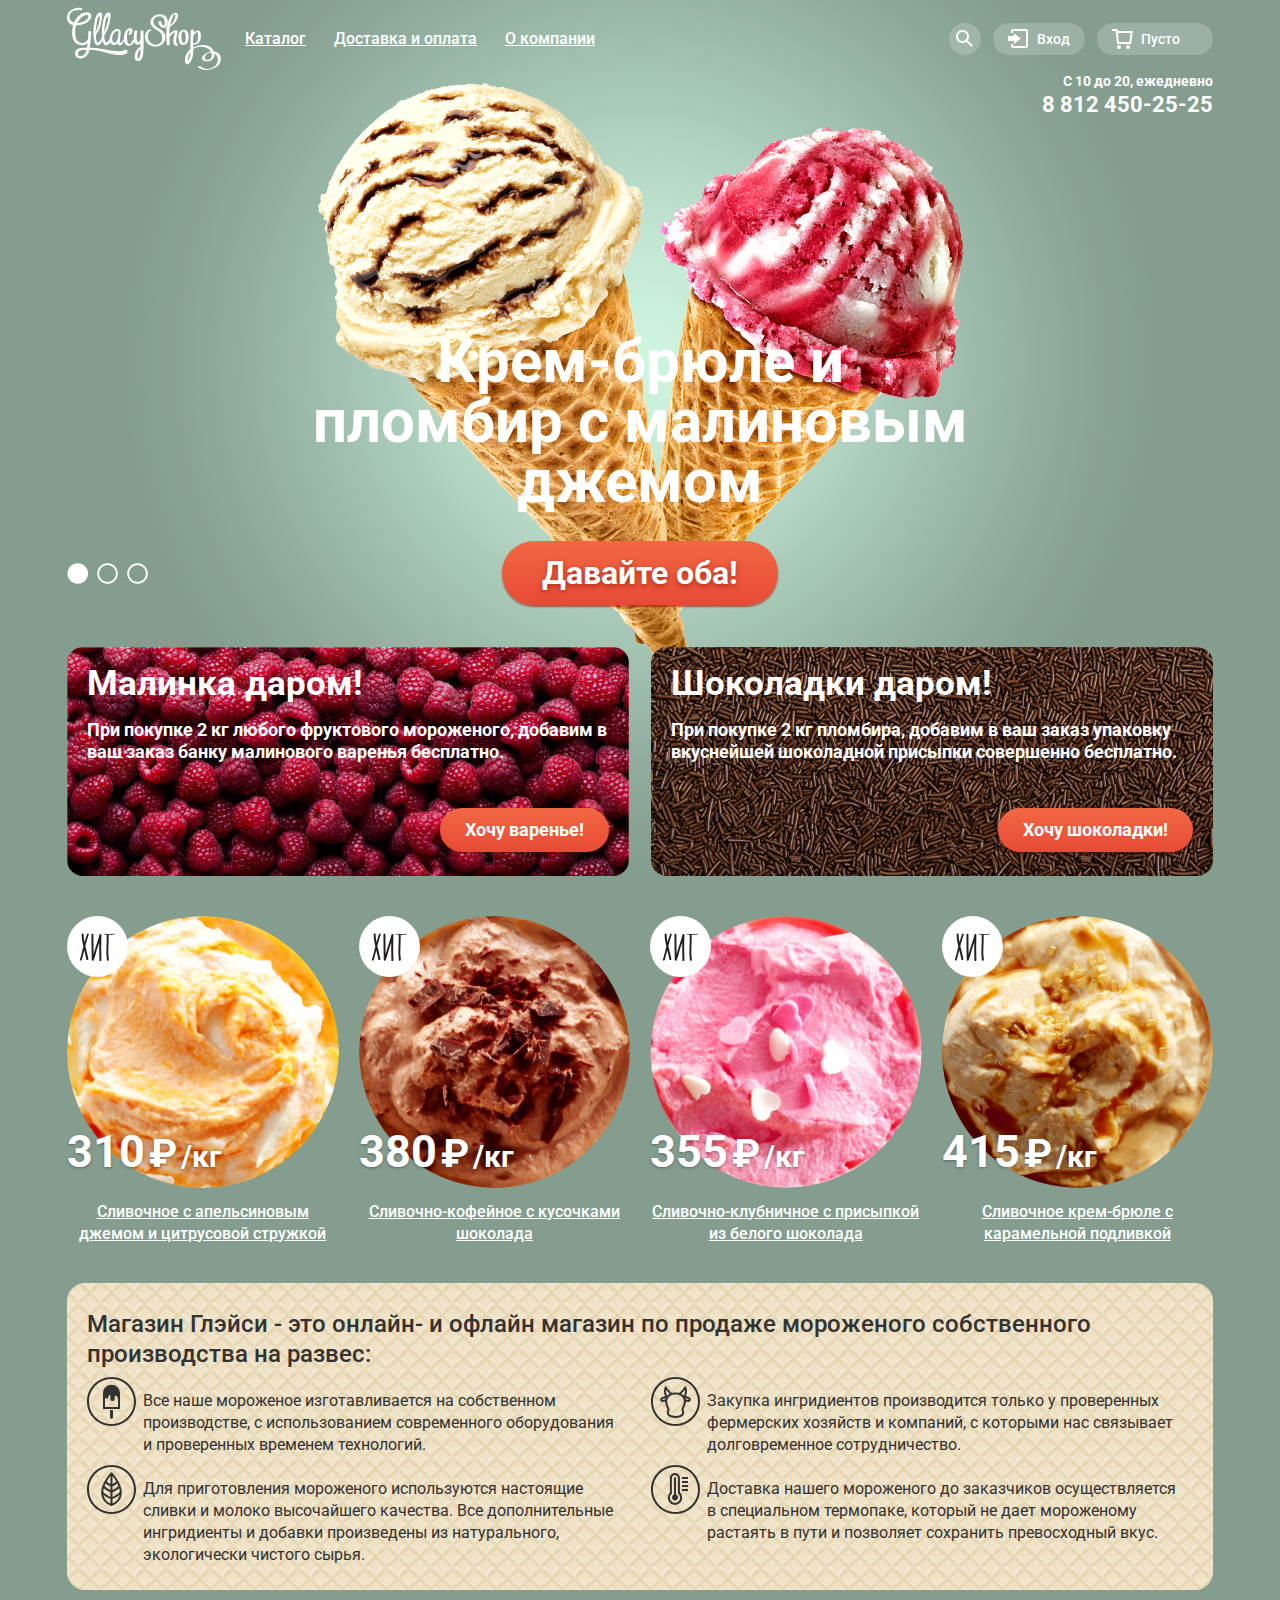
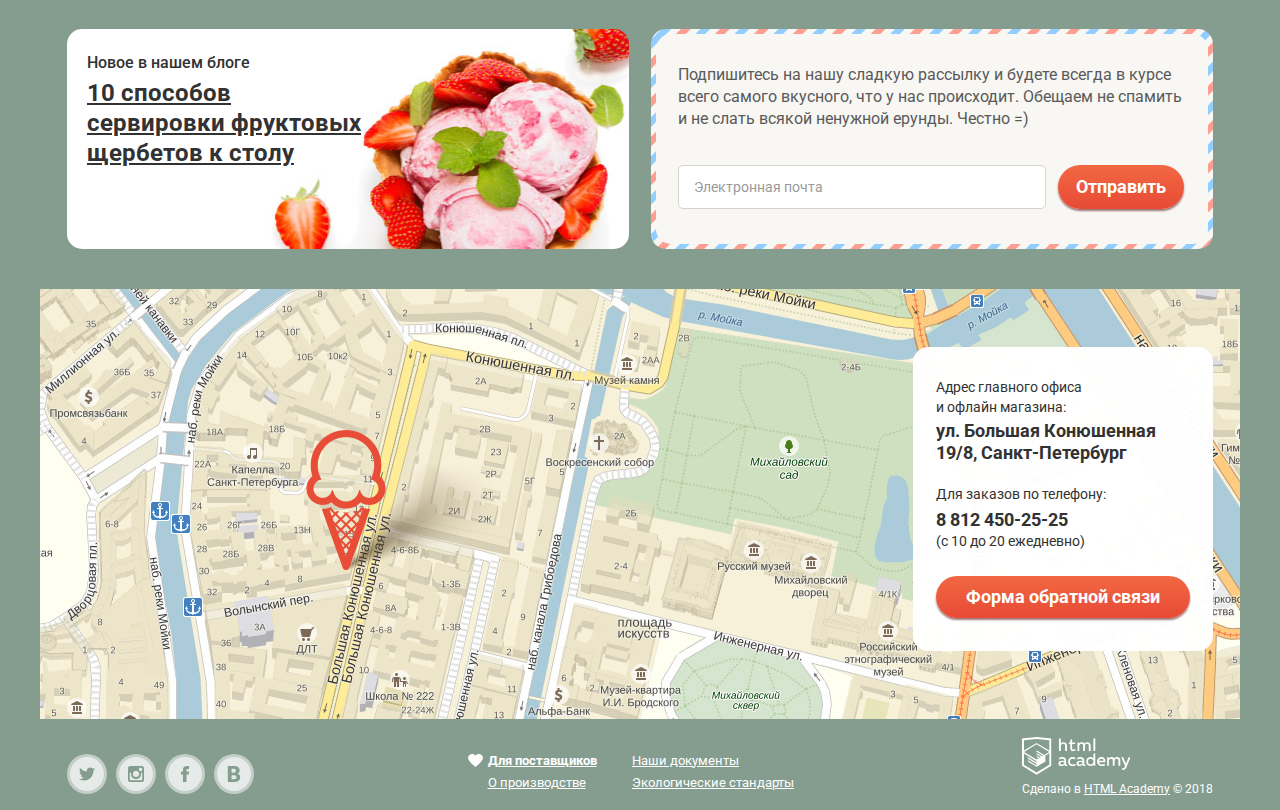
<file: index.html>
<!DOCTYPE html>
<html lang="ru">
<head>
  <meta charset="utf-8">
  <meta name="viewport" content="width=device-width, initial-scale=1">
  <title>Магазин мороженого "GllacyShop"</title>
  <link href="https://fonts.googleapis.com/css?family=Roboto:400,500,700&amp;subset=cyrillic" rel="stylesheet">
  <link href="css/normalize.css" rel="stylesheet">
  <link href="css/styles.min.css" rel="stylesheet">
</head>
<body>
  <input class="slider-hidden-navigation visually-hidden" type="radio" id="product-1" name="toggle" checked>
  <input class="slider-hidden-navigation visually-hidden" type="radio" id="product-2" name="toggle">
  <input class="slider-hidden-navigation visually-hidden" type="radio" id="product-3" name="toggle">
  <div class="bg-container home-page">
    <div class="container">

      <!-- Header Start -->

      <header class="main-header">
        <nav class="main-navigation">
          <a class="logo" aria-label="На главную">
            <img src="img/logo.svg" width="154" height="64" alt="Логотип GllacyShop">
          </a>
          <ul class="site-navigation">
            <li>
              <a class="site-navigation-catalog" href="catalog.html">Каталог</a>
              <ul class="site-navigation-submenu">
                <li>
                  <a href="#">Новинки</a>
                </li>
                <li>
                  <a href="#">Сливочное</a>
                </li>
                <li>
                  <a href="#">Щербеты</a>
                </li>
                <li>
                  <a href="#">Фруктовый лед</a>
                </li>
                <li>
                  <a href="#">Мелорин</a>
                </li>
              </ul>
            </li>
            <li>
              <a href="#">Доставка и оплата</a>
            </li>
            <li>
              <a href="#">О компании</a>
            </li>
          </ul>
        </nav>

        <div class="nav-button search">
          <button class="nav-menu-button search-button" type="button">
            <svg>
              <path fill="#FFFFFF" d="M16.958,15.527L11.75,10.32C12.533,9.247,13,7.93,13,6.5C13,2.91,10.09,0,6.5,0S0,2.91,0,6.5S2.91,13,6.5,13c1.438,0,2.763-0.473,3.839-1.263l5.205,5.204L16.958,15.527z M6.5,11C4.019,11,2,8.981,2,6.5S4.019,2,6.5,2S11,4.019,11,6.5S8.981,11,6.5,11z"/>
            </svg>
            <span class="visually-hidden">Поиск</span>
          </button>
          <form class="search-form" action="https://echo.htmlacademy.ru" method="post">
            <input class="common-input" id="search-row" type="text" name="search" placeholder="Что ищем?">
          </form>
        </div>

        <div class="nav-button user-navigation">
          <button class="nav-menu-button user-navigation-button" type="button">
            <svg>
              <g>
                <polygon fill="#FFFFFF" points="6,14.875 12.917,9.5 6,4.125 6,7.042 -0.042,7.042 -0.042,11.959 6,11.959"/>
                <path fill="#FFFFFF" d="M18,0H5C3.9,0,3,0.9,3,2v2h2V2h13v15H5v-2H3v2c0,1.1,0.9,2,2,2h13c1.1,0,2-0.9,2-2V2C20,0.9,19.1,0,18,0z"/>
              </g>
            </svg>
            Вход</button>
            <div class="user-navigation-modal">
              <form class="login-form" action="https://echo.htmlacademy.ru" method="post">
                <p>
                  <input class="common-input" id="login-email" type="text" name="email" placeholder="Электронная почта">
                </p>
                <p>
                  <input class="common-input" id="login-password" type="password" name="password" placeholder="Пароль">
                </p>
                <button class="common-button login-button" type="submit">Войти</button>
                <div class="remind-password">
                  <a class="user-navigation-remind-password" href="#" aria-label="Напомнить пароль">Забыли пароль?</a>
                  <a class="user-navigation-new-registration" href="#" aria-label="Зарегистрироваться">Новая регистрация</a>
                </div>
              </form>
            </div>
          </div>

          <div class="nav-button cart">
            <button class="nav-menu-button cart-button" type="button">
              <svg>
                <g>
                  <path fill="#FFFFFF" d="M5.657,2.031L5.422,0H0v2h3.64l1.5,13h13.988l1.699-12.969H5.657z M17.372,13H6.922L5.888,4.031h12.66L17.372,13z"/>
                  <circle fill="#FFFFFF" cx="6.984" cy="18" r="2"/>
                  <circle fill="#FFFFFF" cx="15.984" cy="18" r="2"/>
                </g>
              </svg>
              Пусто</button>
              <div class="cart-modal">
                <section class="modal-cart-items">
                  <h2 class="visually-hidden">Товары корзины</h2>
                  <div class="modal-cart-items-list">
                    <table>
                      <tr>
                        <td>
                          <button class="remove-cart-item" type="button" aria-label="Удалить из корзины"></button>
                        </td>
                        <td class="modal-cart-item-title">Пломбир с апельсиновым джемом</td>
                        <td>1,5 кг. x <span class="cart-item-price">200 руб.</span></td>
                        <td>300 руб.</td>
                      </tr>
                      <tr>
                        <td>
                          <button class="remove-cart-item" type="button" aria-label="Удалить из корзины"></button>
                        </td>
                        <td class="modal-cart-item-title">Клубничный пломбир с присыпкой из белого шоколада</td>
                        <td>1,5 кг. x <span class="cart-item-price">300 руб.</span></td>
                        <td>450 руб.</td>
                      </tr>
                    </table>
                  </div>
                  <p class="total-price">Итого: 750 руб.</p>
                  <a href="#" class="common-button modal-cart-confirm" aria-label="Оформить заказ">Оформить заказ</a>
                </section>
              </div>
            </div>

            <div class="main-header-info">
              <h2 class="visually-hidden">Режим работы</h2>
              <p>С 10 до 20, ежедневно</p>
              <h2 class="visually-hidden">Номер телефона</h2>
              <a href="tel:+88124502525">8 812 450-25-25</a>
            </div>
          </header>

          <!-- Header End -->

          <!-- Main Start -->

          <main class="main-content">
            <h1 class="visually-hidden">Магазин GllacyShop</h1>

            <section class="slider">
              <div class="slider-item" id="slide-1">
                <h2 class="slider-item-title">Крем-брюле и пломбир с малиновым джемом</h2>
                <button class="common-button slider-order-button">Давайте оба!</button>
              </div>
              <div class="slider-item" id="slide-2">
                <h2 class="slider-item-title">Шоколадный пломбир и лимонный сорбет</h2>
                <button class="common-button slider-order-button">Давайте оба!</button>
              </div>
              <div class="slider-item" id="slide-3">
                <h2 class="slider-item-title">Пломбир с помадкой и клубничный щербет</h2>
                <button class="common-button slider-order-button">Давайте оба!</button>
              </div>
              <div class="slider-nav">
                <label for="product-1" class="slider-nav-button" aria-label="Первый слайд"></label>
                <label for="product-2" class="slider-nav-button" aria-label="Второй слайд"></label>
                <label for="product-3" class="slider-nav-button" aria-label="Третий слайд"></label>
              </div>
            </section>
            <div class="teasers">
              <article class="teaser-raspberries">
                <h2>Малинка даром!</h2>
                <p>При покупке 2 кг любого фруктового мороженого, добавим в ваш заказ банку малинового варенья бесплатно.</p>
                <a class="common-button" href="#">Хочу варенье!</a>
              </article>
              <article class="teaser-chocolate">
                <h2>Шоколадки даром!</h2>
                <p>При покупке 2 кг пломбира, добавим в ваш заказ упаковку вкуснейшей шоколадной присыпки совершенно бесплатно.</p>
                <a class="common-button" href="#">Хочу шоколадки!</a>
              </article>
            </div>

            <section class="product">
              <h2 class="visually-hidden">Продукты</h2>
              <div class="product-item product-item-hit">
                <div class="product-item-info">
                  <img class="product-item-image" src="img/product-item-icecream-01.png" width="267" height="267" alt="Сливочное с апельсиновым джемом и цитрусовой стружкой">
                  <p class="price">310<span class="price-currency">&#8381;</span><span class="price-unit">/кг</span></p>
                </div>
                <a href="#" class="product-item-title">Сливочное с апельсиновым джемом и цитрусовой стружкой</a>
                <a class="common-button quick-view-button" href="#">Быстрый просмотр</a>
              </div>
              <div class="product-item product-item-hit">
                <div class="product-item-info">
                  <img class="product-item-image" src="img/product-item-icecream-02.png" width="267" height="267" alt="Сливочно-кофейное с кусочками шоколада">
                  <p class="price">380<span class="price-currency">&#8381;</span><span class="price-unit">/кг</span></p>
                </div>
                <a href="#" class="product-item-title">Сливочно-кофейное с кусочками шоколада</a>
                <a class="common-button quick-view-button" href="#">Быстрый просмотр</a>
              </div>
              <div class="product-item product-item-hit">
                <div class="product-item-info">
                  <img class="product-item-image" src="img/product-item-icecream-03.png" width="267" height="267" alt="Сливочно-клубничное с присыпкой из белого шоколада">
                  <p class="price">355<span class="price-currency">&#8381;</span><span class="price-unit">/кг</span></p>
                </div>
                <a href="#" class="product-item-title">Сливочно-клубничное с присыпкой из белого шоколада</a>
                <a class="common-button quick-view-button" href="#">Быстрый просмотр</a>
              </div>
              <div class="product-item product-item-hit">
                <div class="product-item-info">
                  <img class="product-item-image" src="img/product-item-icecream-04.png" width="267" height="267" alt="Сливочное крем-брюле с карамельной подливкой">
                  <p class="price">415<span class="price-currency">&#8381;</span><span class="price-unit">/кг</span></p>
                </div>
                <a href="#" class="product-item-title">Сливочное крем-брюле с карамельной подливкой</a>
                <a class="common-button quick-view-button" href="#">Быстрый просмотр</a>
              </div>
            </section>

            <section class="features">
              <h2 class="visually-hidden">Преимущества</h2>
              <h3>Магазин Глэйси - это онлайн- и офлайн магазин по продаже мороженого собственного производства на развес:</h3>
              <div class="features-items">
                <div class="features-column">
                  <p class="features-item">Все наше мороженое изготавливается на собственном производстве,  с использованием современного оборудования и проверенных временем технологий.</p>
                  <p class="features-item">Для приготовления мороженого используются настоящие сливки и молоко высочайшего качества. Все дополнительные ингридиенты и добавки произведены из натурального, экологически чистого сырья.</p>
                </div>
                <div class="features-column">
                  <p class="features-item">Закупка ингридиентов производится только у проверенных фермерских хозяйств и компаний, с которыми нас связывает долговременное сотрудничество.</p>
                  <p class="features-item">Доставка нашего мороженого до заказчиков осуществляется в специальном термопаке, который не дает мороженому растаять в пути и позволяет сохранить превосходный вкус.</p>
                </div>
              </div>
            </section>

            <div class="announcement-newsletter">
              <article class="announcement">
                <h2 class="visually-hidden">Анонс</h2>
                <p>Новое в нашем блоге</p>
                <a href="#" class="white-bg-link">10 способов сервировки фруктовых щербетов к столу</a>
              </article>
              <div class="newsletter">
                <form class="newsletter-subscription">
                  <h2 class="visually-hidden">Подписка на рассылку</h2>
                  <p class="newsletter-subscription-text">Подпишитесь на нашу сладкую рассылку и будете всегда в курсе всего самого вкусного, что у нас происходит. Обещаем не спамить и не слать всякой ненужной ерунды. Честно =)</p>
                  <p class="newsletter-subscription-field">
                    <input class="common-input" id="newsletter-subscription-email" type="text" name="email" placeholder="Электронная почта">
                  </p>
                  <button class="common-button newsletter-button" type="submit">Отправить</button>
                </form>
              </div>
            </div>
          </main>
        </div>

        <!-- Main End -->

        <!-- Map Start -->

        <section class="contacts">
          <iframe src="https://www.google.com/maps/embed?pb=!1m18!1m12!1m3!1d374988.71114173456!2d29.873312314273083!3d51.867448392992664!2m3!1f0!2f0!3f0!3m2!1i1024!2i768!4f13.1!3m3!1m2!1s0x46d5ea3b6afb23d7%3A0x937148dcf69fdefd!2z0KXQvtC50L3QuNC60Lg!5e0!3m2!1sru!2sby!4v1548971836066"></iframe>
          <h2 class="visually-hidden">Контактная информация</h2>
          <div class="contact-map">
            <div class="container">
              <div class="contact-info">
                <p>Адрес главного офиса и офлайн магазина:</p>
                <p class="contact-info-data">ул. Большая Конюшенная 19/8, Санкт-Петербург</p>
                <p>Для заказов по телефону:</p>
                <a class="white-bg-link" href="tel:+88124502525">8 812 450-25-25</a>
                <p>(с 10 до 20 ежедневно)</p>
                <a href="form.html" class="common-button contact-info-button">Форма обратной связи</a>
              </div>
            </div>
          </div>
        </section>

        <!-- Map End -->

        <div class="container">

          <!-- Footer Start -->

          <footer class="main-footer">
            <ul class="footer-social">
              <li>
                <a class="social-button twitter" href="#" aria-label="Твиттер">
                  <svg xmlns="http://www.w3.org/2000/svg" xmlns:xlink="http://www.w3.org/1999/xlink" viewBox="0 0 512 512" style="enable-background:new 0 0 512 512;" xml:space="preserve" width="512px" height="512px">
                    <path d="M512,97.248c-19.04,8.352-39.328,13.888-60.48,16.576c21.76-12.992,38.368-33.408,46.176-58.016    c-20.288,12.096-42.688,20.64-66.56,25.408C411.872,60.704,384.416,48,354.464,48c-58.112,0-104.896,47.168-104.896,104.992    c0,8.32,0.704,16.32,2.432,23.936c-87.264-4.256-164.48-46.08-216.352-109.792c-9.056,15.712-14.368,33.696-14.368,53.056    c0,36.352,18.72,68.576,46.624,87.232c-16.864-0.32-33.408-5.216-47.424-12.928c0,0.32,0,0.736,0,1.152    c0,51.008,36.384,93.376,84.096,103.136c-8.544,2.336-17.856,3.456-27.52,3.456c-6.72,0-13.504-0.384-19.872-1.792    c13.6,41.568,52.192,72.128,98.08,73.12c-35.712,27.936-81.056,44.768-130.144,44.768c-8.608,0-16.864-0.384-25.12-1.44    C46.496,446.88,101.6,464,161.024,464c193.152,0,298.752-160,298.752-298.688c0-4.64-0.16-9.12-0.384-13.568    C480.224,136.96,497.728,118.496,512,97.248z" fill="#FFFFFF"/>
                  </svg>
                </a>
              </li>
              <li>
                <a class="social-button instagram" href="#" aria-label="Инстаграм">
                  <svg xmlns="http://www.w3.org/2000/svg" xmlns:xlink="http://www.w3.org/1999/xlink" width="512px" height="512px" viewBox="0 0 97.395 97.395" style="enable-background:new 0 0 97.395 97.395;" xml:space="preserve">
                    <path d="M12.501,0h72.393c6.875,0,12.5,5.09,12.5,12.5v72.395c0,7.41-5.625,12.5-12.5,12.5H12.501C5.624,97.395,0,92.305,0,84.895   V12.5C0,5.09,5.624,0,12.501,0L12.501,0z M70.948,10.821c-2.412,0-4.383,1.972-4.383,4.385v10.495c0,2.412,1.971,4.385,4.383,4.385   h11.008c2.412,0,4.385-1.973,4.385-4.385V15.206c0-2.413-1.973-4.385-4.385-4.385H70.948L70.948,10.821z M86.387,41.188h-8.572   c0.811,2.648,1.25,5.453,1.25,8.355c0,16.2-13.556,29.332-30.275,29.332c-16.718,0-30.272-13.132-30.272-29.332   c0-2.904,0.438-5.708,1.25-8.355h-8.945v41.141c0,2.129,1.742,3.872,3.872,3.872h67.822c2.13,0,3.872-1.742,3.872-3.872V41.188   H86.387z M48.789,29.533c-10.802,0-19.56,8.485-19.56,18.953c0,10.468,8.758,18.953,19.56,18.953   c10.803,0,19.562-8.485,19.562-18.953C68.351,38.018,59.593,29.533,48.789,29.533z" fill="#FFFFFF"/>
                  </svg>
                </a>
              </li>
              <li>
                <a class="social-button facebook" href="#" aria-label="Фейсбук">
                  <svg xmlns="http://www.w3.org/2000/svg" xmlns:xlink="http://www.w3.org/1999/xlink" viewBox="0 0 310 310" style="enable-background:new 0 0 310 310;" xml:space="preserve" width="512px" height="512px">
                    <path id="XMLID_835_" d="M81.703,165.106h33.981V305c0,2.762,2.238,5,5,5h57.616c2.762,0,5-2.238,5-5V165.765h39.064   c2.54,0,4.677-1.906,4.967-4.429l5.933-51.502c0.163-1.417-0.286-2.836-1.234-3.899c-0.949-1.064-2.307-1.673-3.732-1.673h-44.996   V71.978c0-9.732,5.24-14.667,15.576-14.667c1.473,0,29.42,0,29.42,0c2.762,0,5-2.239,5-5V5.037c0-2.762-2.238-5-5-5h-40.545   C187.467,0.023,186.832,0,185.896,0c-7.035,0-31.488,1.381-50.804,19.151c-21.402,19.692-18.427,43.27-17.716,47.358v37.752H81.703   c-2.762,0-5,2.238-5,5v50.844C76.703,162.867,78.941,165.106,81.703,165.106z" fill="#FFFFFF"/>
                  </svg>
                </a>
              </li>
              <li>
                <a class="social-button vkontakte" href="#" aria-label="Вконтакте">
                  <svg xmlns="http://www.w3.org/2000/svg" xmlns:xlink="http://www.w3.org/1999/xlink" viewBox="0 0 181.395 181.395" enable-background="new 0 0 181.395 181.395" width="512px" height="512px">
                    <path d="m20.618,181.395v-181.395h62.293c22.506,0 40.074,4.174 52.699,12.521 12.623,8.346 18.936,20.785 18.936,37.313 0,8.639-2.033,16.318-6.104,23.049-4.07,6.729-10.34,11.795-18.813,15.199 10.631,2.408 18.479,7.246 23.547,14.514 5.064,7.268 7.6,15.637 7.6,25.104 0,17.691-5.939,31.064-17.814,40.115-11.879,9.055-28.904,13.58-51.082,13.58h-71.262zm42.235-105.772h20.93c9.551-0.166 16.695-2.014 21.43-5.545 4.734-3.529 7.102-8.699 7.102-15.51 0-7.725-2.41-13.35-7.225-16.881-4.82-3.529-12.211-5.295-22.178-5.295h-20.059v43.231zm0,27.908v45.473h29.027c8.971,0 15.699-1.766 20.184-5.297 4.484-3.529 6.729-8.947 6.729-16.256 0-7.891-1.932-13.85-5.795-17.879-3.861-4.027-10.111-6.041-18.748-6.041h-31.397z" fill="#FFFFFF"/>
                  </svg>
                </a>
              </li>
            </ul>

            <nav class="footer-navigation">
              <ul>
                <li>
                  <a href="providers.html">Для поставщиков</a>
                </li>
                <li>
                  <a href="production.html">Наши документы</a>
                </li>
                <li>
                  <a href="documents.html">О производстве</a>
                </li>
                <li>
                  <a href="environmental-standard.html">Экологические стандарты</a>
                </li>
              </ul>
            </nav>

            <div class="footer-copyright">
              <a class="logo-htmlacademy" href="https://htmlacademy.ru" aria-label="HTML Academy">
                <img src="img/logo-htmlacademy-small.svg" width="108" height="39" alt="Логотип HTML Academy">
              </a>
              <p class="copyright">Сделано в <a href="#">HTML Academy</a> &copy; 2018</p>
            </div>
          </footer>

          <!-- Footer End -->

          <!-- Modal "Feedback" Start -->
          <div class="modal-feedback">
            <form class="feedback-form" action="https://echo.htmlacademy.ru" method="post" novalidate>
              <h3>Мы обязательно вам ответим!</h3>
              <p>
                <input class="common-input special-input" id="feedback-form-name" type="text" name="name" placeholder="Как вас зовут?" required>
                <span class="error" aria-live="polite">Введите имя</span>
              </p>
              <p>
                <input class="common-input special-input" id="feedback-form-email" type="email" name="email" placeholder="Ваша почта для ответа" required>
                <span class="error" aria-live="polite">Введите Email</span>
              </p>
              <p>
                <textarea class="common-input common-textarea" id="feedback-form-message" name="message" placeholder="Напишите что-нибудь..."></textarea>
              </p>
              <button class="common-button" type="submit">Отправить</button>
              <button class="close-modal" type="button" aria-label="Закрыть модальное окно"></button>
            </form>
          </div>
          <div class="feedback-form-overlay"></div>

          <!-- Modal "Feedback" End -->
          <script src="js/scripts.min.js"></script>
        </div>
      </div>
    </body>
    </html>
</file>
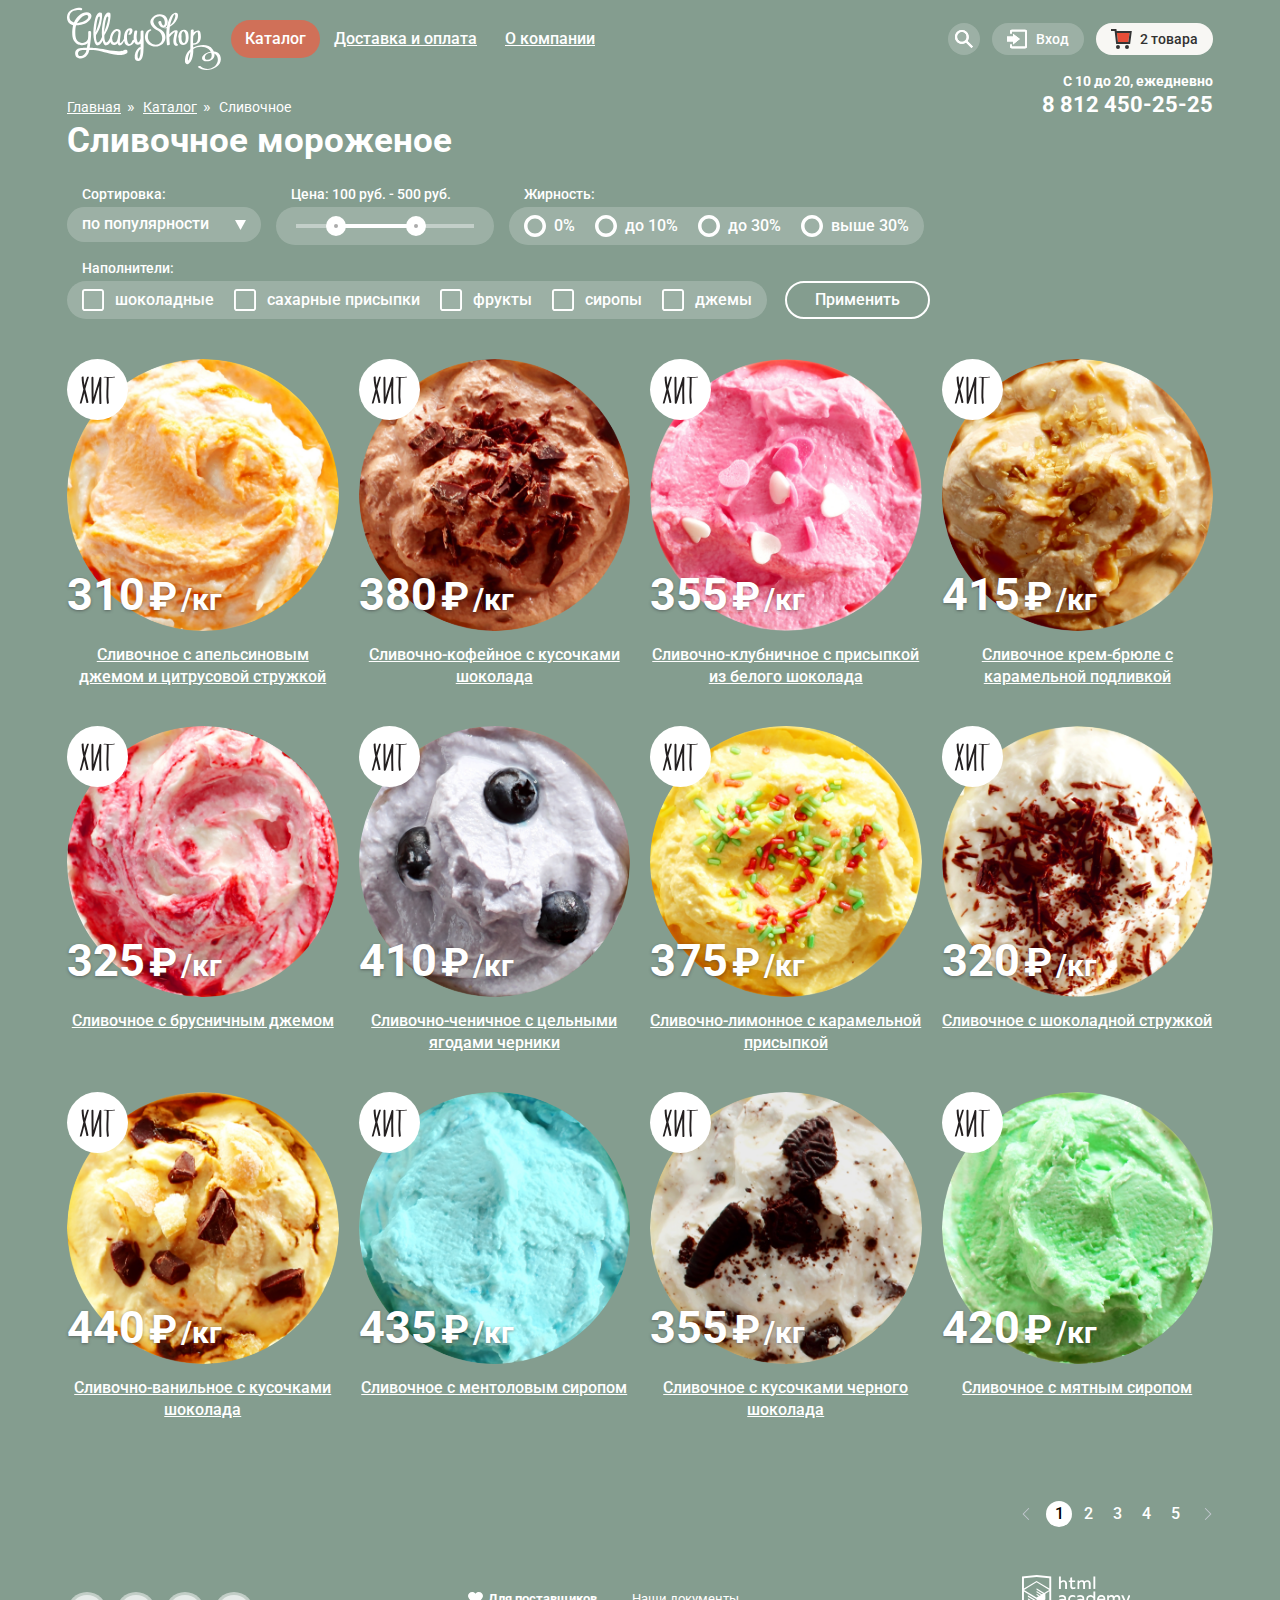
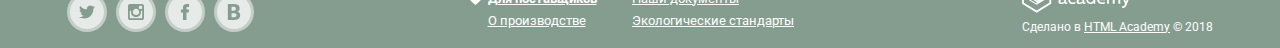
<file: catalog.html>
<!DOCTYPE html>
<html lang="ru">
<head>
  <meta charset="utf-8">
  <meta name="viewport" content="width=device-width, initial-scale=1">
  <title>Магазин мороженого "GllacyShop"</title>
  <link href="https://fonts.googleapis.com/css?family=Roboto:400,500,700&amp;subset=cyrillic" rel="stylesheet">
  <link href="css/normalize.css" rel="stylesheet">
  <link href="css/styles.min.css" rel="stylesheet">
</head>
<body>
  <div class="bg-container catalog-page">
    <div class="container">

      <!-- Header Start -->

      <header class="main-header">
        <nav class="main-navigation">
          <a class="logo" href="/" aria-label="На главную">
            <img src="img/logo.svg" width="154" height="64" alt="Логотип GllacyShop">
          </a>
          <ul class="site-navigation">
            <li>
              <a class="site-navigation-catalog" href="catalog.html">Каталог</a>
              <ul class="site-navigation-submenu">
                <li>
                  <a href="#">Новинки</a>
                </li>
                <li>
                  <a href="#">Сливочное</a>
                </li>
                <li>
                  <a href="#">Щербеты</a>
                </li>
                <li>
                  <a href="#">Фруктовый лед</a>
                </li>
                <li>
                  <a href="#">Мелорин</a>
                </li>
              </ul>
            </li>
            <li>
              <a href="#">Доставка и оплата</a>
            </li>
            <li>
              <a href="#">О компании</a>
            </li>
          </ul>
        </nav>

        <div class="nav-button search">
          <button class="nav-menu-button search-button" type="button">
            <svg xmlns="http://www.w3.org/2000/svg" xmlns:xlink="http://www.w3.org/1999/xlink" x="0px" y="0px" width="17px"
            height="17px" viewBox="0 0 17 17" enable-background="new 0 0 17 17" xml:space="preserve">
            <g>
              <image overflow="visible" width="17" height="17" xlink:href="img/icon-search.svg"></image>
            </g>
            <g>
              <path fill="#FFFFFF" d="M16.958,15.527L11.75,10.32C12.533,9.247,13,7.93,13,6.5C13,2.91,10.09,0,6.5,0S0,2.91,0,6.5
              S2.91,13,6.5,13c1.438,0,2.763-0.473,3.839-1.263l5.205,5.204L16.958,15.527z M6.5,11C4.019,11,2,8.981,2,6.5S4.019,2,6.5,2
              S11,4.019,11,6.5S8.981,11,6.5,11z"/>
            </g>
          </svg>
          <span class="visually-hidden">Поиск</span>
        </button>
        <form class="search-form" action="https://echo.htmlacademy.ru" method="post">
          <input class="common-input" id="search-row" type="text" name="search" placeholder="Что ищем?">
        </form>
      </div>

      <div class="nav-button user-navigation">
        <button class="nav-menu-button user-navigation-button" type="button">
          <svg xmlns="http://www.w3.org/2000/svg" xmlns:xlink="http://www.w3.org/1999/xlink" x="0px" y="0px"
          width="21px" height="19px" viewBox="0 0 21 19" enable-background="new 0 0 21 19" xml:space="preserve">
          <image overflow="visible" width="21" height="19" xlink:href="img/icon-enter.svg"></image>
          <g>
            <polygon fill="#FFFFFF" points="6,14.875 12.917,9.5 6,4.125 6,7.042 -0.042,7.042 -0.042,11.959 6,11.959"/>
            <path fill="#FFFFFF" d="M18,0H5C3.9,0,3,0.9,3,2v2h2V2h13v15H5v-2H3v2c0,1.1,0.9,2,2,2h13c1.1,0,2-0.9,2-2V2C20,0.9,19.1,0,18,0z"/>
          </g>
        </svg>
        Вход</button>
        <div class="user-navigation-modal">
          <form class="login-form" action="https://echo.htmlacademy.ru" method="post">
            <p>
              <input class="common-input" id="login-email" type="text" name="email" placeholder="Электронная почта">
            </p>
            <p>
              <input class="common-input" id="login-password" type="password" name="password" placeholder="Пароль">
            </p>
            <button class="common-button login-button" type="submit">Войти</button>
            <div class="remind-password">
              <a class="user-navigation-remind-password" href="#" aria-label="Напомнить пароль">Забыли пароль?</a>
              <a class="user-navigation-new-registration" href="#" aria-label="Зарегистрироваться">Новая регистрация</a>
            </div>
          </form>
        </div>
      </div>

      <div class="nav-button cart">
        <button class="nav-menu-button cart-button" type="button">
          <svg xmlns="http://www.w3.org/2000/svg" xmlns:xlink="http://www.w3.org/1999/xlink" x="0px" y="0px"
          width="21px" height="20px" viewBox="0 0 21 20" enable-background="new 0 0 21 20" xml:space="preserve">
          <g>
            <polygon fill="#E84D37" points="5.888,4.031 6.922,13 17.372,13 18.548,4.031 "/>
            <circle fill="#343434" cx="6.984" cy="18" r="2"/>
            <circle fill="#343434" cx="15.984" cy="18" r="2"/>
            <path fill="#343434" d="M5.657,2.031L5.422,0H0v2h3.64l1.5,13h13.988l1.699-12.969H5.657z M17.372,13H6.922L5.888,4.031h12.66
            L17.372,13z"/>
          </g>
        </svg>
        2 товара</button>
        <div class="cart-modal">
          <section class="modal-cart-items">
            <h2 class="visually-hidden">Товары корзины</h2>
            <div class="modal-cart-items-list">
              <table>
                <tr>
                  <td>
                    <button class="remove-cart-item" type="button" aria-label="Удалить из корзины"></button>
                  </td>
                  <td class="modal-cart-item-title">Пломбир с апельсиновым джемом</td>
                  <td>1,5 кг. x
                    <span class="cart-item-price">200 руб.</span>
                  </td>
                  <td>300 руб.</td>
                </tr>
                <tr>
                  <td>
                    <button class="remove-cart-item" type="button" aria-label="Удалить из корзины"></button>
                  </td>
                  <td class="modal-cart-item-title">Клубничный пломбир с присыпкой из белого шоколада</td>
                  <td>1,5 кг. x
                    <span class="cart-item-price">300 руб.</span>
                  </td>
                  <td>450 руб.</td>
                </tr>
              </table>
            </div>
            <p class="total-price">Итого: 750 руб.</p>
            <a href="#" class="common-button modal-cart-confirm" aria-label="Оформить заказ">Оформить заказ</a>
          </section>
        </div>
      </div>

      <div class="main-header-info">
        <h2 class="visually-hidden">Режим работы</h2>
        <p>С 10 до 20, ежедневно</p>
        <h2 class="visually-hidden">Номер телефона</h2>
        <a href="tel:+88124502525">8 812 450-25-25</a>
      </div>
    </header>

    <!-- Header End -->

    <!-- Main Start -->

    <main class="main-content">
      <h1 class="visually-hidden">Каталог GllacyShop</h1>

      <ul class="breadcrumbs">
        <li class="breadcrumbs-item">
          <a href="#">Главная</a>
        </li>
        <li class="breadcrumbs-item">
          <a href="#">Каталог</a>
        </li>
        <li class="breadcrumbs-item current">
          <a href="#">Сливочное</a>
        </li>
      </ul>

      <h1 class="page-title">Сливочное мороженое</h1>

      <form class="sort" action="https://echo.htmlacademy.ru" method="post">
        <h2 class="visually-hidden">Сортировка</h2>

        <div class="sort-menu-item sort-categories">
          <h3 class="visually-hidden">Сортировка по категориям</h3>
          <p class="sort-title">Сортировка:</p>
          <select class="sort-categories-list">
            <option>по популярности</option>
            <option>сначала недорогие</option>
            <option>сначала дорогие</option>
            <option>по жирности</option>
          </select>
        </div>

        <div class="sort-menu-item sort-price">
          <h3 class="visually-hidden">Сортировка по цене</h3>
          <p class="sort-title">Цена: 100 руб. - 500 руб.</p>
          <div class="slider-price">
            <div class="slider-min"></div>
            <div class="slider-max"></div>
          </div>
        </div>

        <div class="sort-menu-item sort-content">
          <h3 class="visually-hidden">Сортировка по жирности</h3>
          <p class="sort-title">Жирность:</p>
          <ul class="sort-fat-content">
            <li class="sort-fat-content-item">
              <input class="visually-hidden" id="fat-content-0" type="radio" name="fat-content">
              <label for="fat-content-0">0%</label>
            </li>
            <li class="sort-fat-content-item">
              <input class="visually-hidden" id="fat-content-less-10" type="radio" name="fat-content">
              <label for="fat-content-less-10">до 10%</label>
            </li>
            <li class="sort-fat-content-item">
              <input class="visually-hidden" id="fat-content-less-30" type="radio" name="fat-content">
              <label for="fat-content-less-30">до 30%</label>
            </li>
            <li class="sort-fat-content-item">
              <input class="visually-hidden" id="fat-content-more-30" type="radio" name="fat-content">
              <label for="fat-content-more-30">выше 30%</label>
            </li>
          </ul>
        </div>

        <div class="sort-menu-item filler">
          <h3 class="visually-hidden">Сортировка по наполнителям</h3>
          <p class="sort-title">Наполнители:</p>
          <ul class="sort-filler">
            <li class="sort-filler-item">
              <input class="visually-hidden" id="filler-chocolate" type="checkbox" name="Шоколадные">
              <label for="filler-chocolate">шоколадные</label>
            </li>
            <li class="sort-filler-item">
              <input class="visually-hidden" id="filler-sugar-powder" type="checkbox" name="Сахарные присыпки">
              <label for="filler-sugar-powder">сахарные присыпки</label>
            </li>
            <li class="sort-filler-item">
              <input class="visually-hidden" id="filler-fruits" type="checkbox" name="Фрукты">
              <label for="filler-fruits">фрукты</label>
            </li>
            <li class="sort-filler-item">
              <input class="visually-hidden" id="filler-syrups" type="checkbox" name="Сиропы">
              <label for="filler-syrups">сиропы</label>
            </li>
            <li class="sort-filler-item">
              <input class="visually-hidden" id="filler-jams" type="checkbox" name="Джемы">
              <label for="filler-jams">джемы</label>
            </li>
          </ul>
        </div>

        <div class="sort-menu-item">
          <button class="sort-apply-button" type="submit">Применить</button>
        </div>
      </form>

      <section class="product">
        <h2 class="visually-hidden">Продукты</h2>

        <div class="product-item product-item-hit">
          <div class="product-item-info">
            <img class="product-item-image" src="img/product-item-icecream-01.png" width="267" height="267" alt="Сливочное с апельсиновым джемом и цитрусовой стружкой">
            <p class="price">310<span class="price-currency">&#8381;</span><span class="price-unit">/кг</span></p>
          </div>
          <a href="#" class="product-item-title">Сливочное с апельсиновым джемом и цитрусовой стружкой</a>
          <a class="common-button quick-view-button" href="#">Быстрый просмотр</a>
        </div>
        <div class="product-item product-item-hit">
          <div class="product-item-info">
            <img class="product-item-image" src="img/product-item-icecream-02.png" width="267" height="267" alt="Сливочно-кофейное с кусочками шоколада">
            <p class="price">380<span class="price-currency">&#8381;</span><span class="price-unit">/кг</span></p>
          </div>
          <a href="#" class="product-item-title">Сливочно-кофейное с кусочками шоколада</a>
          <a class="common-button quick-view-button" href="#">Быстрый просмотр</a>
        </div>
        <div class="product-item product-item-hit">
          <div class="product-item-info">
            <img class="product-item-image" src="img/product-item-icecream-03.png" width="267" height="267" alt="Сливочно-клубничное с присыпкой из белого шоколада">
            <p class="price">355<span class="price-currency">&#8381;</span><span class="price-unit">/кг</span></p>
          </div>
          <a href="#" class="product-item-title">Сливочно-клубничное с присыпкой из белого шоколада</a>
          <a class="common-button quick-view-button" href="#">Быстрый просмотр</a>
        </div>
        <div class="product-item product-item-hit">
          <div class="product-item-info">
            <img class="product-item-image" src="img/product-item-icecream-04.png" width="267" height="267" alt="Сливочное крем-брюле с карамельной подливкой">
            <p class="price">415<span class="price-currency">&#8381;</span><span class="price-unit">/кг</span></p>
          </div>
          <a href="#" class="product-item-title">Сливочное крем-брюле с карамельной подливкой</a>
          <a class="common-button quick-view-button" href="#">Быстрый просмотр</a>
        </div>
        <div class="product-item product-item-hit">
          <div class="product-item-info">
            <img class="product-item-image" src="img/product-item-icecream-05.png" width="267" height="267" alt="Сливочное с брусничным джемом">
            <p class="price">325<span class="price-currency">&#8381;</span><span class="price-unit">/кг</span></p>
          </div>
          <a href="#" class="product-item-title">Сливочное с брусничным джемом</a>
          <a class="common-button quick-view-button" href="#">Быстрый просмотр</a>
        </div>
        <div class="product-item product-item-hit">
          <div class="product-item-info">
            <img class="product-item-image" src="img/product-item-icecream-06.png" width="267" height="267" alt="Сливочно-ченичное с цельными ягодами черники">
            <p class="price">410<span class="price-currency">&#8381;</span><span class="price-unit">/кг</span></p>
          </div>
          <a href="#" class="product-item-title">Сливочно-ченичное с цельными ягодами черники</a>
          <a class="common-button quick-view-button" href="#">Быстрый просмотр</a>
        </div>
        <div class="product-item product-item-hit">
          <div class="product-item-info">
            <img class="product-item-image" src="img/product-item-icecream-07.png" width="267" height="267" alt="Сливочно-лимонное с карамельной присыпкой">
            <p class="price">375<span class="price-currency">&#8381;</span><span class="price-unit">/кг</span></p>
          </div>
          <a href="#" class="product-item-title">Сливочно-лимонное с карамельной присыпкой</a>
          <a class="common-button quick-view-button" href="#">Быстрый просмотр</a>
        </div>
        <div class="product-item product-item-hit">
          <div class="product-item-info">
            <img class="product-item-image" src="img/product-item-icecream-08.png" width="267" height="267" alt="Сливочное с шоколадной стружкой">
            <p class="price">320<span class="price-currency">&#8381;</span><span class="price-unit">/кг</span></p>
          </div>
          <a href="#" class="product-item-title">Сливочное с шоколадной стружкой</a>
          <a class="common-button quick-view-button" href="#">Быстрый просмотр</a>
        </div>
        <div class="product-item product-item-hit">
          <div class="product-item-info">
            <img class="product-item-image" src="img/product-item-icecream-09.png" width="267" height="267" alt="Сливочно-ванильное с кусочками шоколада">
            <p class="price">440<span class="price-currency">&#8381;</span><span class="price-unit">/кг</span></p>
          </div>
          <a href="#" class="product-item-title">Сливочно-ванильное с кусочками шоколада</a>
          <a class="common-button quick-view-button" href="#">Быстрый просмотр</a>
        </div>
        <div class="product-item product-item-hit">
          <div class="product-item-info">
            <img class="product-item-image" src="img/product-item-icecream-10.png" width="267" height="267" alt="Сливочное с ментоловым сиропом">
            <p class="price">435<span class="price-currency">&#8381;</span><span class="price-unit">/кг</span></p>
          </div>
          <a href="#" class="product-item-title">Сливочное с ментоловым сиропом</a>
          <a class="common-button quick-view-button" href="#">Быстрый просмотр</a>
        </div>
        <div class="product-item product-item-hit">
          <div class="product-item-info">
            <img class="product-item-image" src="img/product-item-icecream-11.png" width="267" height="267" alt="Сливочное с кусочками черного шоколада">
            <p class="price">355<span class="price-currency">&#8381;</span><span class="price-unit">/кг</span></p>
          </div>
          <a href="#" class="product-item-title">Сливочное с кусочками черного шоколада</a>
          <a class="common-button quick-view-button" href="#">Быстрый просмотр</a>
        </div>
        <div class="product-item product-item-hit">
          <div class="product-item-info">
            <img class="product-item-image" src="img/product-item-icecream-12.png" width="267" height="267" alt="Сливочное с мятным сиропом">
            <p class="price">420<span class="price-currency">&#8381;</span><span class="price-unit">/кг</span></p>
          </div>
          <a href="#" class="product-item-title">Сливочное с мятным сиропом</a>
          <a class="common-button quick-view-button" href="#">Быстрый просмотр</a>
        </div>
      </section>

      <div class="pagination">
        <h2 class="visually-hidden">Пагинация</h2>
        <a class="pagination-left-arrow">
          <svg xmlns="http://www.w3.org/2000/svg" xmlns:xlink="http://www.w3.org/1999/xlink" x="0px" y="0px"
          width="8px" height="12px" viewBox="0 0 8 12" enable-background="new 0 0 8 12" xml:space="preserve">
          <path fill="#C1C6CE" d="M7.237,5.642L1.729,0.133c-0.198-0.198-0.519-0.198-0.716,0s-0.198,0.519,0,0.716L6.163,6l-5.151,5.15
          c-0.198,0.198-0.198,0.519,0,0.717c0.099,0.099,0.229,0.148,0.358,0.148c0.129,0,0.259-0.05,0.358-0.148l5.509-5.509
          C7.436,6.16,7.436,5.84,7.237,5.642z"/>
        </svg>
      </a>
      <ul class="pagination-list">
        <li class="pagination-list-item current-page">
          <a href="#">1</a>
        </li>
        <li class="pagination-list-item">
          <a href="#">2</a>
        </li>
        <li class="pagination-list-item">
          <a href="#">3</a>
        </li>
        <li class="pagination-list-item">
          <a href="#">4</a>
        </li>
        <li class="pagination-list-item">
          <a href="#">5</a>
        </li>
      </ul>
      <a class="pagination-right-arrow">
        <svg xmlns="http://www.w3.org/2000/svg" xmlns:xlink="http://www.w3.org/1999/xlink" x="0px" y="0px"
        width="8px" height="12px" viewBox="0 0 8 12" enable-background="new 0 0 8 12" xml:space="preserve">
        <path fill="#C1C6CE" d="M7.237,5.642L1.729,0.133c-0.198-0.198-0.519-0.198-0.716,0s-0.198,0.519,0,0.716L6.163,6l-5.151,5.15
        c-0.198,0.198-0.198,0.519,0,0.717c0.099,0.099,0.229,0.148,0.358,0.148c0.129,0,0.259-0.05,0.358-0.148l5.509-5.509
        C7.436,6.16,7.436,5.84,7.237,5.642z"/>
      </svg>
    </a>
  </div>
</main>

<!-- Main End -->

<!-- Footer Start -->

<footer class="main-footer">
  <ul class="footer-social">
    <li>
      <a class="social-button twitter" href="#" aria-label="Твиттер">
        <svg xmlns="http://www.w3.org/2000/svg" xmlns:xlink="http://www.w3.org/1999/xlink" viewBox="0 0 512 512" style="enable-background:new 0 0 512 512;" xml:space="preserve" width="512px" height="512px">
          <path d="M512,97.248c-19.04,8.352-39.328,13.888-60.48,16.576c21.76-12.992,38.368-33.408,46.176-58.016    c-20.288,12.096-42.688,20.64-66.56,25.408C411.872,60.704,384.416,48,354.464,48c-58.112,0-104.896,47.168-104.896,104.992    c0,8.32,0.704,16.32,2.432,23.936c-87.264-4.256-164.48-46.08-216.352-109.792c-9.056,15.712-14.368,33.696-14.368,53.056    c0,36.352,18.72,68.576,46.624,87.232c-16.864-0.32-33.408-5.216-47.424-12.928c0,0.32,0,0.736,0,1.152    c0,51.008,36.384,93.376,84.096,103.136c-8.544,2.336-17.856,3.456-27.52,3.456c-6.72,0-13.504-0.384-19.872-1.792    c13.6,41.568,52.192,72.128,98.08,73.12c-35.712,27.936-81.056,44.768-130.144,44.768c-8.608,0-16.864-0.384-25.12-1.44    C46.496,446.88,101.6,464,161.024,464c193.152,0,298.752-160,298.752-298.688c0-4.64-0.16-9.12-0.384-13.568    C480.224,136.96,497.728,118.496,512,97.248z" fill="#FFFFFF"/>
        </svg>
      </a>
    </li>
    <li>
      <a class="social-button instagram" href="#" aria-label="Инстаграм">
        <svg xmlns="http://www.w3.org/2000/svg" xmlns:xlink="http://www.w3.org/1999/xlink" width="512px" height="512px" viewBox="0 0 97.395 97.395" style="enable-background:new 0 0 97.395 97.395;" xml:space="preserve">
          <path d="M12.501,0h72.393c6.875,0,12.5,5.09,12.5,12.5v72.395c0,7.41-5.625,12.5-12.5,12.5H12.501C5.624,97.395,0,92.305,0,84.895   V12.5C0,5.09,5.624,0,12.501,0L12.501,0z M70.948,10.821c-2.412,0-4.383,1.972-4.383,4.385v10.495c0,2.412,1.971,4.385,4.383,4.385   h11.008c2.412,0,4.385-1.973,4.385-4.385V15.206c0-2.413-1.973-4.385-4.385-4.385H70.948L70.948,10.821z M86.387,41.188h-8.572   c0.811,2.648,1.25,5.453,1.25,8.355c0,16.2-13.556,29.332-30.275,29.332c-16.718,0-30.272-13.132-30.272-29.332   c0-2.904,0.438-5.708,1.25-8.355h-8.945v41.141c0,2.129,1.742,3.872,3.872,3.872h67.822c2.13,0,3.872-1.742,3.872-3.872V41.188   H86.387z M48.789,29.533c-10.802,0-19.56,8.485-19.56,18.953c0,10.468,8.758,18.953,19.56,18.953   c10.803,0,19.562-8.485,19.562-18.953C68.351,38.018,59.593,29.533,48.789,29.533z" fill="#FFFFFF"/>
        </svg>
      </a>
    </li>
    <li>
      <a class="social-button facebook" href="#" aria-label="Фейсбук">
        <svg xmlns="http://www.w3.org/2000/svg" xmlns:xlink="http://www.w3.org/1999/xlink" viewBox="0 0 310 310" style="enable-background:new 0 0 310 310;" xml:space="preserve" width="512px" height="512px">
          <path id="XMLID_835_" d="M81.703,165.106h33.981V305c0,2.762,2.238,5,5,5h57.616c2.762,0,5-2.238,5-5V165.765h39.064   c2.54,0,4.677-1.906,4.967-4.429l5.933-51.502c0.163-1.417-0.286-2.836-1.234-3.899c-0.949-1.064-2.307-1.673-3.732-1.673h-44.996   V71.978c0-9.732,5.24-14.667,15.576-14.667c1.473,0,29.42,0,29.42,0c2.762,0,5-2.239,5-5V5.037c0-2.762-2.238-5-5-5h-40.545   C187.467,0.023,186.832,0,185.896,0c-7.035,0-31.488,1.381-50.804,19.151c-21.402,19.692-18.427,43.27-17.716,47.358v37.752H81.703   c-2.762,0-5,2.238-5,5v50.844C76.703,162.867,78.941,165.106,81.703,165.106z" fill="#FFFFFF"/>
        </svg>
      </a>
    </li>
    <li>
      <a class="social-button vkontakte" href="#" aria-label="Вконтакте">
        <svg xmlns="http://www.w3.org/2000/svg" xmlns:xlink="http://www.w3.org/1999/xlink" viewBox="0 0 181.395 181.395" enable-background="new 0 0 181.395 181.395" width="512px" height="512px">
          <path d="m20.618,181.395v-181.395h62.293c22.506,0 40.074,4.174 52.699,12.521 12.623,8.346 18.936,20.785 18.936,37.313 0,8.639-2.033,16.318-6.104,23.049-4.07,6.729-10.34,11.795-18.813,15.199 10.631,2.408 18.479,7.246 23.547,14.514 5.064,7.268 7.6,15.637 7.6,25.104 0,17.691-5.939,31.064-17.814,40.115-11.879,9.055-28.904,13.58-51.082,13.58h-71.262zm42.235-105.772h20.93c9.551-0.166 16.695-2.014 21.43-5.545 4.734-3.529 7.102-8.699 7.102-15.51 0-7.725-2.41-13.35-7.225-16.881-4.82-3.529-12.211-5.295-22.178-5.295h-20.059v43.231zm0,27.908v45.473h29.027c8.971,0 15.699-1.766 20.184-5.297 4.484-3.529 6.729-8.947 6.729-16.256 0-7.891-1.932-13.85-5.795-17.879-3.861-4.027-10.111-6.041-18.748-6.041h-31.397z" fill="#FFFFFF"/>
        </svg>
      </a>
    </li>
  </ul>

  <nav class="footer-navigation">
    <ul>
      <li>
        <a href="providers.html">Для поставщиков</a>
      </li>
      <li>
        <a href="production.html">Наши документы</a>
      </li>
      <li>
        <a href="documents.html">О производстве</a>
      </li>
      <li>
        <a href="environmental-standard.html">Экологические стандарты</a></li>
      </ul>
    </nav>

    <div class="footer-copyright">
      <a class="logo-htmlacademy" href="https://htmlacademy.ru" aria-label="HTML Academy">
        <img src="img/logo-htmlacademy-small.svg" width="108" height="39" alt="Логотип HTML Academy">
      </a>
      <p class="copyright">Сделано в <a href="#">HTML Academy</a> &copy; 2018</p>
    </div>
  </footer>

  <!-- Footer End -->

</div>
</div>
</body>
</html>
</file>
<file: css/styles.min.css>
*,::after,::before{-webkit-box-sizing:inherit;box-sizing:inherit}body{margin:0;padding:0;font-family:"Roboto",Arial,sans-serif;font-size:16px;line-height:22px;font-weight:400;color:#fff;background-color:#849d8f;min-width:940px;-webkit-box-sizing:border-box;box-sizing:border-box}img{max-width:100%;height:auto}a{color:#fff;font-weight:500;line-height:18px;text-decoration:underline}a:hover,a:active{color:#ffbc9e}.common-input{color:#323232;font-weight:700;border:1px solid #d3d3d2;border-radius:5px;background-color:#fff;width:100%;height:44px;-webkit-box-sizing:border-box;box-sizing:border-box;padding-left:15px;line-height:42px}.common-input:hover,.common-input:focus{border:2px solid #9a9a9a;padding-left:14px}.common-input:focus{outline:none;border:2px solid #2e88e4}.common-input::-webkit-input-placeholder{color:#999;font-size:14px;font-weight:400}.common-input:-ms-input-placeholder{color:#999;font-size:14px;font-weight:400}.common-input::-ms-input-placeholder{color:#999;font-size:14px;font-weight:400}.common-input::placeholder{color:#999;font-size:14px;font-weight:400}.common-textarea{resize:none;height:150px}.common-textarea:hover,.common-textarea:focus{line-height:40px}.white-bg-link{color:#323232}.white-bg-link:hover,.white-bg-link:active{color:#e84d37}.visually-hidden{position:absolute;clip:rect(1px 1px 1px 1px);clip:rect(1px,1px,1px,1px);padding:0;border:0;height:1px;width:1px;overflow:hidden}.container{max-width:1200px;width:100%;margin:0 auto;padding:0 27px;position:relative}.main-header{display:-webkit-box;display:-ms-flexbox;display:flex;-webkit-box-align:center;-ms-flex-align:center;align-items:center;padding-top:7px;position:relative}.main-navigation{display:-webkit-box;display:-ms-flexbox;display:flex;-webkit-box-align:center;-ms-flex-align:center;align-items:center}.logo{max-width:154px;margin-right:10px;line-height:0}.nav-button{margin-right:12px;position:relative}.nav-button p{margin:0;margin-bottom:20px}.nav-button svg{display:block;width:21px;height:20px;margin-right:8px}.nav-menu-button:not(.cart-button):hover path,.nav-menu-button:not(.cart-button):hover polygon,.nav-menu-button:not(.cart-button):hover circle{fill:#000}.home-page .cart-button:hover path,.home-page .cart-button:hover polygon,.home-page .cart-button:hover circle{fill:#000}.nav-menu-button:hover{color:#323232;background-color:#f8f7f4}.nav-button.cart{margin-right:0}.site-navigation{font-weight:700;line-height:18px;list-style:none;display:-webkit-box;display:-ms-flexbox;display:flex;-webkit-box-align:center;-ms-flex-align:center;align-items:center;margin:0;padding:0}.site-navigation a{color:#fff;padding:10px 14px;border-radius:20px;display:inline-block;vertical-align:middle}.site-navigation a:hover,.site-navigation a:active{color:#333;background-color:#f7f6f3;text-decoration:none}.site-navigation a:active{background-color:#f8f7f4;-webkit-box-shadow:inset 0 2px 1px 0 rgba(105,105,105,1);box-shadow:inset 0 2px 1px 0 rgba(105,105,105,1)}.catalog-page .site-navigation-catalog{background-color:#d07058;text-decoration:none}.site-navigation li{position:relative}.site-navigation-submenu{font-size:14px;font-weight:400;line-height:16px;list-style:none;border-radius:5px;background-color:#f8f7f4;-webkit-box-shadow:0 20px 20px 0 rgba(0,0,0,0.4);box-shadow:0 20px 20px 0 rgba(0,0,0,0.4);width:157px;padding:5px 0;display:none;position:absolute;left:-5px;bottom:-5px;-webkit-transform:translateY(100%);-ms-transform:translateY(100%);transform:translateY(100%);z-index:1}.site-navigation-submenu::before{content:"";position:absolute;display:inline-block;vertical-align:middle;width:100%;height:10px;top:-10px}.site-navigation li:hover .site-navigation-submenu{display:block}.site-navigation-submenu a{color:#323232;font-weight:400;text-decoration:none;padding:0;border-radius:0}.site-navigation-submenu a:hover,.site-navigation-submenu a:active,.site-navigation-submenu a.current{background-color:transparent}.site-navigation-submenu a:active{-webkit-box-shadow:none;box-shadow:none}.site-navigation-submenu li{position:relative;padding:7px 20px}.site-navigation-submenu li:hover{background-color:#fbded7}.site-navigation-submenu li:first-child{border-bottom:1px solid #D5D4D2}.site-navigation-submenu li:first-child a{font-weight:700}.site-navigation-submenu li:active{background-color:#f6b5a5}.site-navigation-submenu li.current{background-color:#d07058}.search{margin-left:auto}.user-navigation-remind-password,.user-navigation-new-registration{color:#323232;font-size:13px;line-height:24px;text-decoration:underline}.nav-menu-button{color:#fff;font-size:14px;line-height:16px;text-align:right;font-weight:500;background-color:rgba(255,255,255,0.2);border:none;border-radius:30px;padding:6px 15px;display:-webkit-box;display:-ms-flexbox;display:flex;-webkit-box-pack:start;-ms-flex-pack:start;justify-content:flex-start;-webkit-box-align:center;-ms-flex-align:center;align-items:center;cursor:pointer}.login-form{display:-webkit-box;display:-ms-flexbox;display:flex;-ms-flex-wrap:wrap;flex-wrap:wrap}.login-form p{width:100%}.login-button{-ms-flex-item-align:center;-ms-grid-row-align:center;align-self:center;margin-right:20px}.remind-password{display:-webkit-box;display:-ms-flexbox;display:flex;-webkit-box-orient:vertical;-webkit-box-direction:normal;-ms-flex-direction:column;flex-direction:column;width:50%}.search-form,.user-navigation-modal{padding:20px 15px;border-radius:6px;background-color:#f8f7f4;-webkit-box-shadow:0 20px 20px 0 rgba(0,0,0,0.4);box-shadow:0 20px 20px 0 rgba(0,0,0,0.4);width:341px;display:none;position:absolute;right:0;bottom:-5px;-webkit-transform:translateY(100%);-ms-transform:translateY(100%);transform:translateY(100%);z-index:1}.search-form::before,.user-navigation-modal::before{content:"";position:absolute;display:inline-block;vertical-align:middle;width:100%;height:10px;top:-10px}.search:hover .search-form,.user-navigation:hover .user-navigation-modal{display:block}.user-navigation-modal{width:277px}.search-button{padding:7px}.search-button svg{margin:0;width:18px;height:18px}.common-button{color:#fff;font-size:18px;line-height:24px;font-weight:700;text-align:center;text-decoration:none;background:-webkit-gradient(linear,left top,left bottom,color-stop(0,#f26843),to(#e74a35));background:-webkit-linear-gradient(#f26843 0,#e74a35 100%);background:-o-linear-gradient(#f26843 0,#e74a35 100%);background:linear-gradient(#f26843 0,#e74a35 100%);-webkit-box-shadow:0 2px 2px 0 rgba(85,8,0,0.54);box-shadow:0 2px 2px 0 rgba(85,8,0,0.54);border:none;border-radius:30px;display:inline-block;vertical-align:middle;padding:10px 25px;cursor:pointer}.slider-order-button{font-size:32px;line-height:44px;text-shadow:0 2px 5px rgba(160,32,11,0.76);background:-webkit-gradient(linear,left top,left bottom,color-stop(0,#f26843),to(#e74a35));background:-webkit-linear-gradient(#f26843 0,#e74a35 100%);background:-o-linear-gradient(#f26843 0,#e74a35 100%);background:linear-gradient(#f26843 0,#e74a35 100%);-webkit-box-shadow:0 2px 2px 0 rgba(172,16,0,0.64);box-shadow:0 2px 2px 0 rgba(172,16,0,0.64);border-radius:40px;padding:10px 40px;display:block;margin:0 auto}.common-button:hover,.slider-order-button:hover{color:#fefefe;background-image:-webkit-gradient(linear,left top,left bottom,from(#f58669),to(#ec6f5e));background-image:-webkit-linear-gradient(#f58669,#ec6f5e);background-image:-o-linear-gradient(#f58669,#ec6f5e);background-image:linear-gradient(#f58669,#ec6f5e);-webkit-box-shadow:0 1px 2px 0 rgba(172,16,0,1);box-shadow:0 1px 2px 0 rgba(172,16,0,1)}.common-button:active,.slider-order-button:active{color:#fceeec;background-image:-webkit-gradient(linear,left top,left bottom,from(#f58669),to(#ec6f5e));background-image:-webkit-linear-gradient(#f58669,#ec6f5e);background-image:-o-linear-gradient(#f58669,#ec6f5e);background-image:linear-gradient(#f58669,#ec6f5e);-webkit-box-shadow:inset 0 2px 2px 0 rgba(148,39,24,1);box-shadow:inset 0 2px 2px 0 rgba(148,39,24,1)}.cart{color:#323232;font-size:13px;line-height:16px}.cart-button{min-width:116px}.catalog-page .cart-button{color:#323232;background-color:#f8f7f4}.cart-modal{padding:10px 15px 20px;border-radius:5px;background-color:#f8f7f4;-webkit-box-shadow:0 20px 20px 0 rgba(0,0,0,0.4);box-shadow:0 20px 20px 0 rgba(0,0,0,0.4);width:535px;display:none;position:absolute;right:0;bottom:-5px;-webkit-transform:translateY(100%);-ms-transform:translateY(100%);transform:translateY(100%);z-index:1}.cart-modal::before{content:"";position:absolute;display:inline-block;vertical-align:middle;width:100%;height:10px;top:-10px}.cart:hover .cart-modal{display:block}.modal-cart-items{display:-webkit-box;display:-ms-flexbox;display:flex;-webkit-box-orient:vertical;-webkit-box-direction:normal;-ms-flex-direction:column;flex-direction:column}.modal-cart-items-list{border-bottom:1px solid #CACAC7}.modal-cart-items-list td{position:relative;height:50px;padding-right:15px}.modal-cart-items-list td:last-child{padding-right:0}.modal-cart-item-title{padding-left:50px;width:300px}.modal-cart-item-title::before{content:"";position:absolute;top:50%;margin-top:-18px;left:0;width:36px;height:36px;background:url(../img/product-item-icecream-01.png);background-repeat:no-repeat;background-size:cover}tr:nth-child(2) .modal-cart-item-title::before{background:url(../img/product-item-icecream-02.png);background-repeat:no-repeat;background-size:cover}.remove-cart-item{background-image:url(../img/icon-Х.svg);background-color:inherit;background-repeat:no-repeat;width:11px;height:11px;border:none;cursor:pointer}.cart-item-price{color:#999}.total-price{font-size:15px;font-weight:700;line-height:18px;margin-bottom:20px;padding-top:20px;-ms-flex-item-align:end;align-self:flex-end}.modal-cart-confirm{padding:10px 15px;-ms-flex-item-align:end;align-self:flex-end}.main-header-info{font-size:14px;line-height:16px;font-weight:700;display:block;position:absolute;right:0;top:73px;text-align:right}.main-header-info p{margin:0;margin-bottom:4px}.main-header-info a{font-size:22px;line-height:24px;font-weight:700;text-decoration:none}.feedback-form h3{color:#323232;font-size:24px;font-weight:500;line-height:28px}.slider{display:-webkit-box;display:-ms-flexbox;display:flex;-webkit-box-pack:center;-ms-flex-pack:center;justify-content:center;height:532px;margin-top:2px;margin-bottom:42px;position:relative}.slider-item{margin-top:auto;display:none}.slider-item-title{font-size:60px;font-weight:700;line-height:60px;text-align:center;margin-bottom:29px;width:670px}.slider-hidden-navigation{display:none}.slider-nav-button{width:22px;height:22px;background-image:url(../img/slider-element-empty.png);background-repeat:no-repeat;background-position:0 0;margin-right:8px}.slider-nav{position:absolute;left:0;bottom:20px;display:-webkit-box;display:-ms-flexbox;display:flex;-webkit-box-pack:start;-ms-flex-pack:start;justify-content:flex-start}.slider-nav label{cursor:pointer}.home-page{background-color:#849d8f;background-image:url(../img/slider-icecream-1.png);background-repeat:no-repeat;background-position:top center;-webkit-transition:background-image .5s ease,background-color .5s ease;-o-transition:background-image .5s ease,background-color .5s ease;transition:background-image .5s ease,background-color .5s ease}.home-page::before,.home-page::after{content:"";visibility:hidden}.home-page::after{background-image:url(../img/slider-icecream-2.png)}.home-page::before{background-image:url(../img/slider-icecream-3.png)}#product-1:checked ~ .home-page{background-color:#849d8f;background-image:url(../img/slider-icecream-1.png)}#product-2:checked ~ .home-page{background-color:#8996a6;background-image:url(../img/slider-icecream-2.png)}#product-3:checked ~ .home-page{background-color:#9d8b84;background-image:url(../img/slider-icecream-3.png)}#product-1:checked ~ .home-page #slide-1,#product-2:checked ~ .home-page #slide-2,#product-3:checked ~ .home-page #slide-3{display:block}#product-1:checked ~ .home-page label[for="product-1"],#product-2:checked ~ .home-page label[for="product-2"],#product-3:checked ~ .home-page label[for="product-3"]{background-image:url(../img/slider-element-fill.png)}.teasers{font-size:18px;font-weight:700;display:-webkit-box;display:-ms-flexbox;display:flex;-webkit-box-pack:justify;-ms-flex-pack:justify;justify-content:space-between;margin-bottom:40px}.teasers p,.teasers h2{margin:0;margin-bottom:45px}.teasers h2{font-size:35px;font-weight:700;line-height:41px;margin-bottom:15px}.teaser-chocolate,.teaser-raspberries{display:-webkit-box;display:-ms-flexbox;display:flex;-webkit-box-orient:vertical;-webkit-box-direction:normal;-ms-flex-direction:column;flex-direction:column;padding:16px 20px 24px;border-radius:16px;-webkit-box-sizing:border-box;box-sizing:border-box;width:49%}.teaser-raspberries{background-image:url(../img/teaser-background-raspberries.jpg);background-color:#70102B;background-size:cover}.teaser-chocolate{background-image:url(../img/teaser-background-chocolate.jpg);background-color:#3F1D0A;background-size:cover}.teaser-raspberries a,.teaser-chocolate a{margin-left:auto;margin-top:auto}.product{display:-webkit-box;display:-ms-flexbox;display:flex;-webkit-box-pack:justify;-ms-flex-pack:justify;justify-content:space-between;-ms-flex-wrap:wrap;flex-wrap:wrap;margin:0 -10px}.product-item-image{width:100%;border-radius:50%}.product-item-hit:hover > .product-item-info{z-index:2}.product-item-info::before{content:"";position:absolute;width:61px;height:61px;background-image:url(../img/HIT.svg);background-repeat:no-repeat;background-position:0 0}.product-item-hit{display:-webkit-box;display:-ms-flexbox;display:flex;-webkit-box-orient:vertical;-webkit-box-direction:normal;-ms-flex-direction:column;flex-direction:column;-webkit-box-align:center;-ms-flex-align:center;align-items:center;-webkit-box-sizing:border-box;box-sizing:border-box;position:relative;width:25%;margin-bottom:28px;padding:0 10px}.product-item-hit::before{content:"";position:absolute;top:-10px;width:100%;height:calc(100% + 75px);background-color:rgba(248,247,244,0.2);-webkit-box-shadow:0 20px 20px 0 rgba(0,0,0,0.4);box-shadow:0 20px 20px 0 rgba(0,0,0,0.4);border-radius:5px;z-index:1;visibility:hidden}.product-item-hit:hover::before{visibility:visible}.product-item-title{text-align:center;margin-bottom:10px;line-height:22px;z-index:1}.quick-view-button{display:none;position:absolute;bottom:-50px;z-index:2}.product-item-hit:hover .quick-view-button{display:block}.price{font-size:45px;line-height:45px;font-weight:700;text-shadow:0 1px 3px rgba(49,50,53,0.5);margin-top:-65px;margin-bottom:22px}.price-currency{font-size:40px;margin:0 4px}.price-unit{font-size:30px;text-shadow:0 1px 3px rgba(49,50,53,0.5)}.features{margin-bottom:39px;padding:26px 20px 15px;border-radius:18px;background-image:url(../img/wafer-background-small.jpg);background-color:#EDE1C7;background-repeat:repeat;background-position:center}.features h3{color:#323232;font-size:24px;font-weight:500;line-height:30px;margin:0;margin-bottom:8px}.features-items{display:-webkit-box;display:-ms-flexbox;display:flex;-webkit-box-pack:justify;-ms-flex-pack:justify;justify-content:space-between;color:#323232}.features-column{width:49%}.features-item{position:relative;padding:13px 5px 9px 56px;margin:0}.features-item::before{content:"";position:absolute;width:50px;height:50px;top:0;left:0;background-image:url(../img/icon-icecream.svg);background-repeat:no-repeat;background-position:0 0}.features-column:first-child .features-item:last-child::before{background-image:url(../img/icon-leaf.svg)}.features-column:last-child .features-item:first-child::before{background-image:url(../img/icon-cow.svg)}.features-column:last-child .features-item:last-child::before{background-image:url(../img/icon-thermometer.svg)}.announcement-newsletter{display:-webkit-box;display:-ms-flexbox;display:flex;-webkit-box-pack:justify;-ms-flex-pack:justify;justify-content:space-between;margin-bottom:40px}.announcement,.newsletter{width:49%;border-radius:15px;background-color:#fff;background-repeat:no-repeat}.announcement{padding:23px 20px;background-image:url(../img/strawberry-background.jpg);background-position:left;background-position-x:-52px;background-position-y:-224px}.announcement p{color:#323232;font-weight:500;margin:0;margin-bottom:4px}.announcement a{font-size:24px;font-weight:700;line-height:30px;max-width:285px;display:block}.newsletter{background-image:url(../img/mail-background.svg);background-position:center;background-size:cover}.newsletter-subscription{margin:5px;border-radius:15px;padding:30px 20px 20px 22px;background-color:#f8f7f4}.newsletter-subscription-text{color:#5a5a5a;margin:0;margin-bottom:35px}.newsletter-subscription-field{max-width:368px;width:100%;display:inline-block;vertical-align:top;margin:0;margin-bottom:15px;margin-right:8px}.newsletter-button{padding:10px 18px}.contacts{position:relative;display:-webkit-box;display:-ms-flexbox;display:flex;-webkit-box-pack:center;-ms-flex-pack:center;justify-content:center;-webkit-box-align:center;-ms-flex-align:center;align-items:center;margin-bottom:7px}.contacts iframe{position:absolute;width:100%;height:430px;border:none}.contact-map{width:100%;height:430px;overflow:hidden;background-image:url(../img/map.jpg);background-repeat:no-repeat;background-position:center;display:-webkit-box;display:-ms-flexbox;display:flex;-webkit-box-align:center;-ms-flex-align:center;align-items:center}.contact-info{color:#323232;font-size:14px;line-height:20px;padding:30px 23px;border-radius:15px;background-color:rgba(255,255,255,0.98);max-width:300px;width:100%;-webkit-box-sizing:border-box;box-sizing:border-box;position:absolute;right:27px;top:-157px}.contact-info a,.contact-info-data{font-size:18px;font-weight:700;line-height:22px;text-decoration:none}.contact-info a,.contact-info p{margin:0;margin-bottom:3px}.contact-info p.contact-info-data{margin-bottom:20px}.contact-info p:first-child{padding-right:100px}.contact-info p:nth-child(3){margin-bottom:5px}.contact-info p:nth-child(5){margin-bottom:25px}.contact-info-button{width:100%}.modal-feedback{display:none;position:fixed;top:50%;-webkit-transform:translateY(-50%);-ms-transform:translateY(-50%);transform:translateY(-50%);left:50%;margin-left:-240px;z-index:2}.modal-feedback-show{display:-webkit-box;display:-ms-flexbox;display:flex;-webkit-box-pack:center;-ms-flex-pack:center;justify-content:center}.feedback-form{padding:20px 25px 25px;border-radius:10px;background-color:#f8f7f4;width:480px;display:-webkit-box;display:-ms-flexbox;display:flex;-webkit-box-orient:vertical;-webkit-box-direction:normal;-ms-flex-direction:column;flex-direction:column;z-index:2;-webkit-animation:appearance .5s;animation:appearance .5s}.modal-feedback-error{-webkit-animation:shake .4s;animation:shake .4s}.modal-feedback-error input:invalid{border:2px solid red}.modal-feedback-error input:invalid:hover,.modal-feedback-error input:invalid:focus{padding-left:15px}.modal-feedback-error input:invalid + .error{display:inline-block;vertical-align:middle}.feedback-form-overlay{position:fixed;left:0;top:0;width:100%;height:100%;z-index:1;background:rgba(0,0,0,0.3);display:none}.feedback-form-overlay-show{display:block}.feedback-form h3,.feedback-form p{margin:0;margin-bottom:20px}.feedback-form .common-button{margin-left:auto}.special-input{max-width:270px;width:100%}.error{color:red;padding-left:15px;font-size:13px;display:none}.error-shown{display:inline-block;vertical-align:middle}.close-modal{background-image:url(../img/icon-Х.svg);background-color:inherit;background-repeat:no-repeat;background-position:center center;width:11px;height:11px;border:none;position:absolute;top:20px;right:20px;padding:10px;cursor:pointer}.main-footer{display:-webkit-box;display:-ms-flexbox;display:flex;-webkit-box-pack:justify;-ms-flex-pack:justify;justify-content:space-between}.footer-social{display:-webkit-box;display:-ms-flexbox;display:flex;-webkit-box-align:center;-ms-flex-align:center;align-items:center;margin-top:28px}.footer-social,.footer-navigation ul{list-style:none;padding:0}.footer-social li{margin-right:9px}.logo-htmlacademy{line-height:0;margin-bottom:5px}.copyright{margin:0}.footer-navigation{width:100%;max-width:350px}.footer-navigation a{font-size:13px;font-weight:400;line-height:18px}.footer-navigation ul{display:-webkit-box;display:-ms-flexbox;display:flex;-ms-flex-wrap:wrap;flex-wrap:wrap;margin-top:23px}.footer-navigation li{position:relative;width:47%}.footer-navigation li:nth-child(2n-1){padding-left:20px}.footer-navigation li:first-child::before{content:"";position:absolute;width:15px;height:15px;background-image:url(../img/icon-heart.svg);background-repeat:no-repeat;left:0;top:5px}.footer-navigation li:first-child a{font-weight:700}.footer-copyright{display:-webkit-box;display:-ms-flexbox;display:flex;-webkit-box-orient:vertical;-webkit-box-direction:normal;-ms-flex-direction:column;flex-direction:column;-webkit-box-pack:center;-ms-flex-pack:center;justify-content:center}.footer-copyright,.copyright a{font-size:12px;font-weight:400;line-height:18px}.social-button{display:-webkit-box;display:-ms-flexbox;display:flex;-webkit-box-pack:center;-ms-flex-pack:center;justify-content:center;-webkit-box-align:center;-ms-flex-align:center;align-items:center;width:40px;height:40px;background-color:#c2cec7;border-radius:50%}.social-button::before{content:"";position:absolute;width:34px;height:34px;background-color:#e6ebe9;border-radius:50%}.social-button:hover::before{background-color:#fff}.social-button svg{width:16px;height:16px;z-index:1}.social-button path{fill:#849d8f}.breadcrumbs{list-style:none;padding:0;margin:0;margin-top:25px;margin-bottom:2px;display:-webkit-box;display:-ms-flexbox;display:flex;-webkit-box-pack:start;-ms-flex-pack:start;justify-content:flex-start}.breadcrumbs a{font-size:14px;font-weight:400;line-height:16px;margin-right:2px}.breadcrumbs .current a{text-decoration:none}.breadcrumbs .current a:hover{color:#fff}.breadcrumbs-item:not(:last-child)::after{content:"\BB";margin-right:8px}.page-title{font-size:35px;font-weight:700;line-height:41px;margin:0;margin-bottom:25px}.sort{display:-webkit-box;display:-ms-flexbox;display:flex;-webkit-box-pack:start;-ms-flex-pack:start;justify-content:flex-start;-ms-flex-wrap:wrap;flex-wrap:wrap;margin-bottom:25px}.sort-title{font-size:14px;font-weight:500;line-height:16px;margin:0;margin-bottom:5px;padding-left:15px}.sort-menu-item{font-size:16px;font-weight:500;line-height:18px;border-radius:30px;margin-right:15px;margin-bottom:15px}.sort-menu-item:last-child{-ms-flex-item-align:end;align-self:flex-end}.sort-menu-item input{width:auto;height:auto}.sort-categories-list{color:#fff;font-weight:500;border:none;width:194px;background-color:rgba(255,255,255,0.2);background-image:url(../img/icon-down-dir.svg);background-repeat:no-repeat;background-position:92% center;padding:8px 15px 9px;border-radius:20px;cursor:pointer;-webkit-appearance:none;-moz-appearance:none;appearance:none}.sort-categories-list:hover{color:#323232;background-image:url(../img/icon-down-dir-hover.svg)}.slider-price{padding:10px 20px;background-color:rgba(255,255,255,0.2);border-radius:20px;width:218px;height:38px;-webkit-box-sizing:border-box;box-sizing:border-box;position:relative;display:-webkit-box;display:-ms-flexbox;display:flex;-webkit-box-align:center;-ms-flex-align:center;align-items:center}.slider-price::before,.slider-price:after{content:"";display:block;height:4px;width:100%;background-color:rgba(255,255,255,0.4)}.slider-price:after{position:absolute;width:80px;background-color:rgba(255,255,255);margin-left:40px;z-index:1}.slider-min,.slider-max{position:absolute;display:block;width:20px;height:20px;background-color:#ABABAB;border:8px solid #fff;border-radius:50%;left:50px;cursor:pointer;z-index:2}.slider-max{left:130px}.slider-min:active,.slider-max:active{-webkit-transform:scale(1.1,1.1);-ms-transform:scale(1.1,1.1);transform:scale(1.1,1.1)}.sort-fat-content,.sort-filler{display:-webkit-box;display:-ms-flexbox;display:flex;-webkit-box-pack:start;-ms-flex-pack:start;justify-content:flex-start;-webkit-box-align:center;-ms-flex-align:center;align-items:center;margin:0;padding:10px 15px;background-color:rgba(255,255,255,0.2);border-radius:20px;list-style:none}.sort-fat-content-item,.sort-filler-item{position:relative}.sort-fat-content-item:not(:last-child),.sort-filler-item:not(:last-child){margin-right:20px}.sort-fat-content-item label,.sort-filler-item label{display:-webkit-box;display:-ms-flexbox;display:flex;-webkit-box-align:center;-ms-flex-align:center;align-items:center;padding-left:30px;cursor:pointer}.sort-filler-item label{padding-left:33px}.sort-fat-content-item label::before,.sort-filler-item label::before{content:"";position:absolute;left:0;width:22px;height:22px;background-image:url(../img/radio-off.svg);background-repeat:no-repeat;background-position:0 0;background-size:cover}.sort-filler-item label::before{background-image:url(../img/checkbox-off.svg)}.sort-fat-content-item input[type="radio"]:focus + label::before,.sort-filler-item input[type="checkbox"]:focus + label::before{border-color:#663d15;outline:thin dotted}.sort-fat-content-item input[type="radio"]:checked + label::before,.sort-filler-item input[type="checkbox"]:checked + label::before{background-image:url(../img/radio-on.svg);background-repeat:no-repeat;background-position:0 0}.sort-filler-item input[type="checkbox"]:checked + label::before{background-image:url(../img/checkbox-on.svg)}.sort-fat-content-item input[type="radio"]:disabled + label::before,.sort-filler-item input[type="checkbox"]:disabled + label::before{background-image:url(../img/radio-off-disable.svg);background-repeat:no-repeat;background-position:0 0}.sort-fat-content-item input[type="radio"]:checked:disabled + label::before,.sort-filler-item input[type="checkbox"]:checked:disabled + label::before{background-image:url(../img/radio-on-disable.svg);background-repeat:no-repeat;background-position:0 0}.sort-filler-item input[type="checkbox"]:disabled + label::before{background-image:url(../img/checkbox-off-disable.svg)}.sort-filler-item input[type="checkbox"]:checked:disabled + label::before{background-image:url(../img/checkbox-on-disable.svg)}.sort-apply-button{color:#fff;font-size:16px;font-weight:500;line-height:18px;border:2px solid #fff;border-radius:30px;background-color:rgba(255,255,255,0);padding:8px 28px;cursor:pointer;margin-left:3px}.sort-apply-button:hover{color:#323232;background-color:#fff}.sort-apply-button:active{color:#323232;background-color:#ededed;border:none;-webkit-box-shadow:inset 0 2px 1px 0 rgba(105,105,105,1);box-shadow:inset 0 2px 1px 0 rgba(105,105,105,1)}.pagination{display:-webkit-box;display:-ms-flexbox;display:flex;-webkit-box-pack:end;-ms-flex-pack:end;justify-content:flex-end;margin-top:42px;margin-bottom:37px}.pagination-left-arrow,.pagination-right-arrow{display:-webkit-box;display:-ms-flexbox;display:flex;-webkit-box-align:center;-ms-flex-align:center;align-items:center;-webkit-box-pack:center;-ms-flex-pack:center;justify-content:center;width:10px;height:26px;cursor:pointer}.pagination-left-arrow{margin-right:15px;-webkit-transform:scale(-1,1);-ms-transform:scale(-1,1);transform:scale(-1,1)}.pagination-left-arrow:hover path,.pagination-right-arrow:hover path{fill:#fff}.pagination-list{list-style:none;display:-webkit-box;display:-ms-flexbox;display:flex;-webkit-box-pack:end;-ms-flex-pack:end;justify-content:flex-end;margin:0;padding:0}.pagination-list-item{margin-right:3px}.pagination-list-item:last-child{margin-right:15px}.pagination-list-item a{text-decoration:none;display:-webkit-box;display:-ms-flexbox;display:flex;-webkit-box-pack:center;-ms-flex-pack:center;justify-content:center;-webkit-box-align:center;-ms-flex-align:center;align-items:center;width:26px;height:26px}.pagination-list-item a:hover{color:#fff;background:rgba(255,255,255,0.2);border-radius:50%}.pagination-list-item:first-child a{color:#000;background:rgba(255,255,255,1);border-radius:50%}.pagination-list-item:first-child a:hover{color:#000}@-webkit-keyframes appearance{0%{-webkit-transform:scale(0,0);transform:scale(0,0)}100%{-webkit-transform:scale(1.0,1.0);transform:scale(1.0,1.0)}}@keyframes appearance{0%{-webkit-transform:scale(0,0);transform:scale(0,0)}100%{-webkit-transform:scale(1.0,1.0);transform:scale(1.0,1.0)}}@-webkit-keyframes shake{0%,100%{-webkit-transform:rotate(0deg);transform:rotate(0deg)}10%,30%,50%,70%,90%{-webkit-transform:rotate(1deg);transform:rotate(1deg)}20%,40%,60%,80%{-webkit-transform:rotate(-1deg);transform:rotate(-1deg)}}@keyframes shake{0%,100%{-webkit-transform:rotate(0deg);transform:rotate(0deg)}10%,30%,50%,70%,90%{-webkit-transform:rotate(1deg);transform:rotate(1deg)}20%,40%,60%,80%{-webkit-transform:rotate(-1deg);transform:rotate(-1deg)}}
</file>
